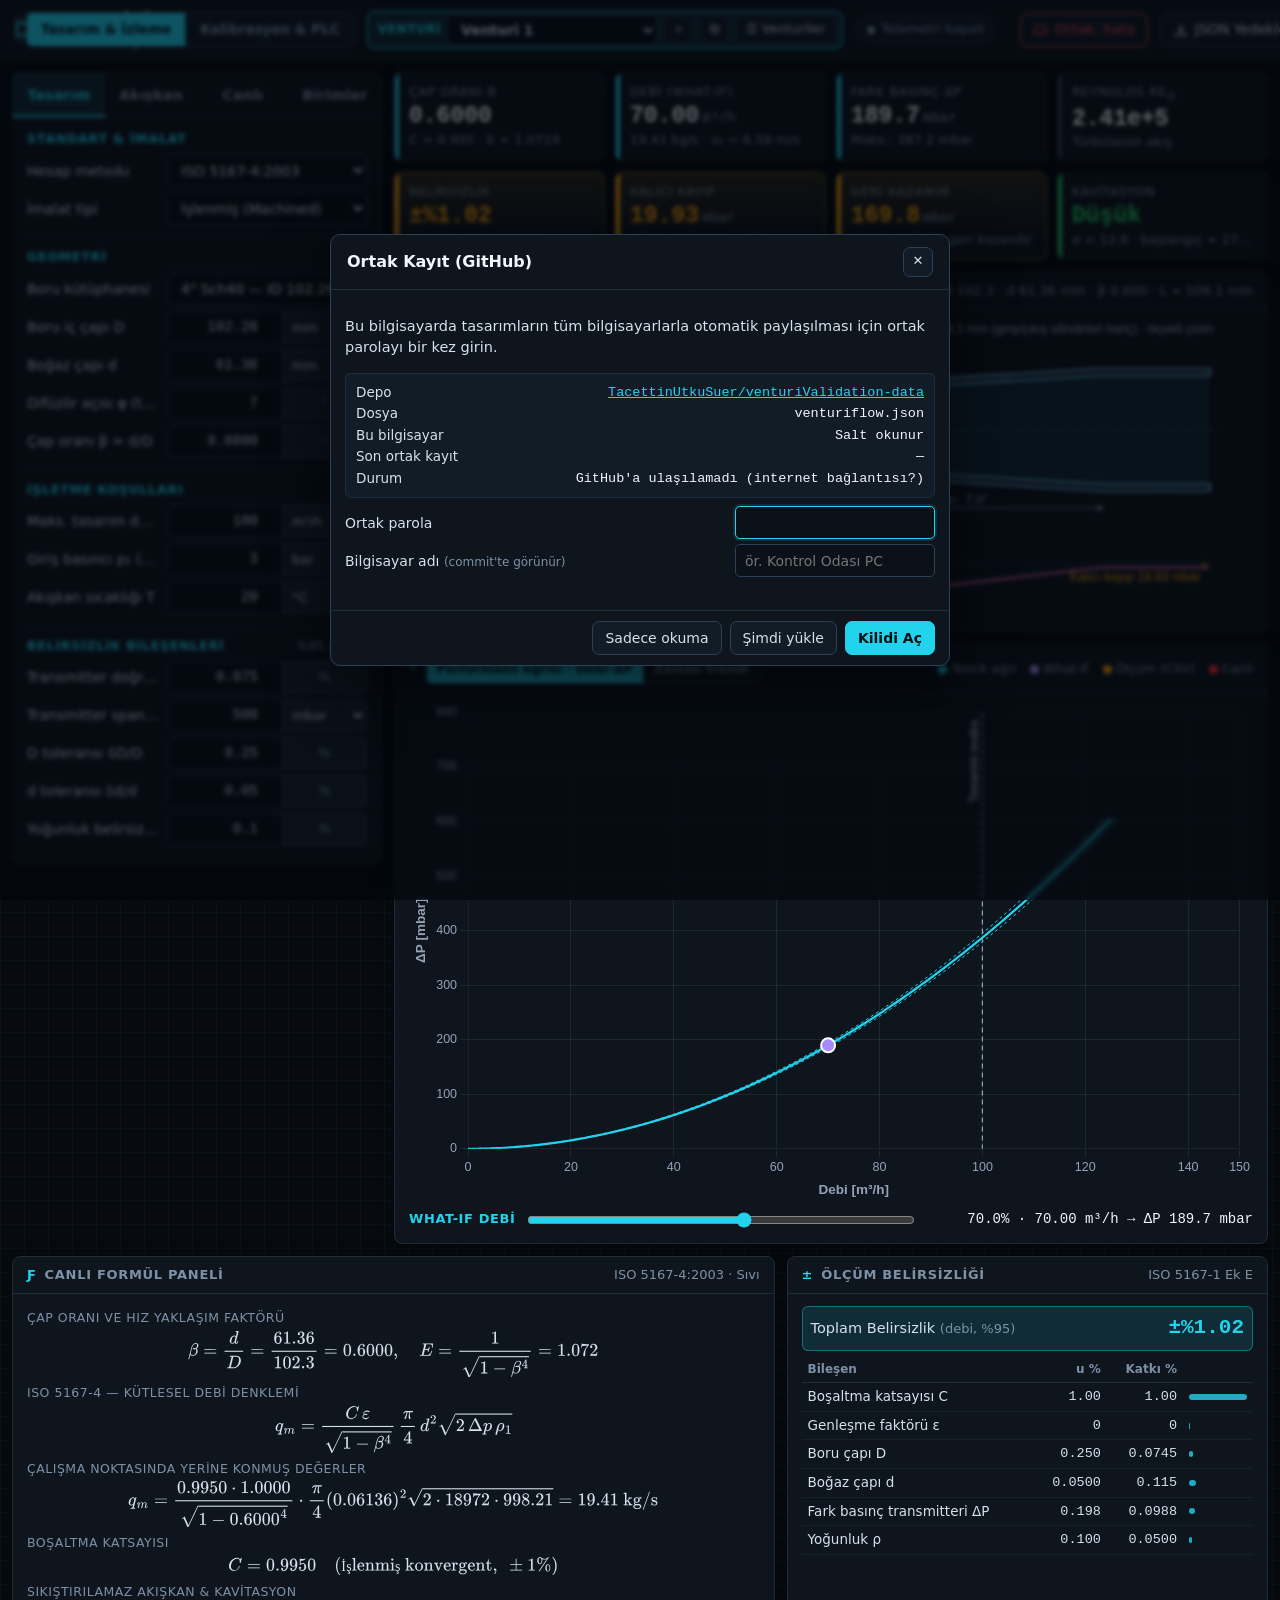
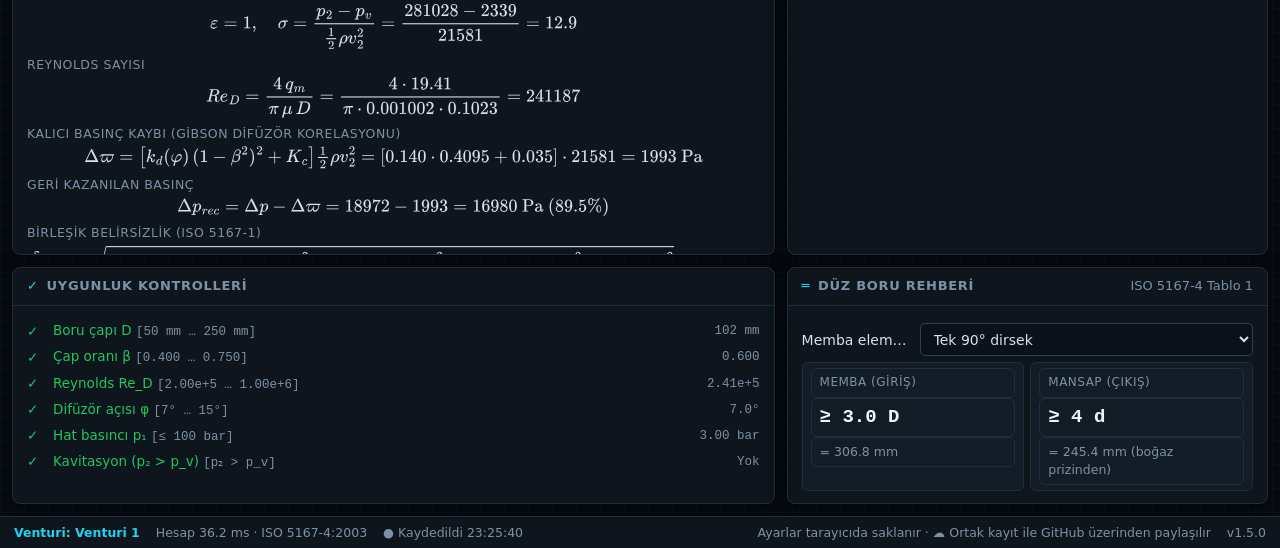
<file: index.html>
<!doctype html>
<html lang="tr" data-theme="dark">
<head>
  <meta charset="utf-8">
  <meta name="viewport" content="width=device-width, initial-scale=1">
  <title>VenturiFlow Master</title>
  <meta name="description" content="Venturi tasarım, ISO 5167-4 / ASME MFC-3M doğrulama ve InfluxDB canlı izleme aracı">
  <link rel="icon" href="data:image/svg+xml,%3Csvg xmlns='http://www.w3.org/2000/svg' viewBox='0 0 32 32'%3E%3Crect width='32' height='32' rx='6' fill='%230e151d'/%3E%3Cpath d='M3 9h7l5 5h2l5-5h7v14h-7l-5-5h-2l-5 5H3z' fill='none' stroke='%2322d3ee' stroke-width='2'/%3E%3C/svg%3E">

  <script>
    // Tema, ilk boyamadan önce uygulanır (yanıp sönmeyi önler)
    try {
      const s = JSON.parse(localStorage.getItem('venturiflow.state.v1') || '{}');
      document.documentElement.dataset.theme = s.theme === 'light' ? 'light' : 'dark';
    } catch (e) { /* localStorage kapalı olabilir */ }
    window.MathJax = {
      tex: { inlineMath: [['\\(', '\\)']] },
      svg: { fontCache: 'local' },
      startup: { typeset: false }
    };
  </script>
  <!-- Kütüphaneler depoda (lib/) — internet bağlantısı gerekmez -->
  <script src="lib/chartjs/chart.umd.js"></script>
  <script src="lib/html2pdf/html2pdf.bundle.min.js"></script>
  <script src="lib/marked/marked.min.js"></script>
  <script async id="MathJax-script" src="lib/mathjax/tex-svg.js"></script>

  <!-- Önbellek kırıcı: her sürümde ?v= değeri (ve altbilgideki sürüm) artırılır; tarayıcı yeni dosyaları indirir -->
  <link rel="stylesheet" href="css/app.css?v=1.5.0">
</head>
<body>
<div class="app">

  <!-- ===================== ÜST ÇUBUK ===================== -->
  <header class="topbar">
    <div class="brand">
      <svg width="30" height="30" viewBox="0 0 32 32" aria-hidden="true"><rect width="32" height="32" rx="6" fill="var(--panel-3)"/><path d="M3 9h7l5 5h2l5-5h7v14h-7l-5-5h-2l-5 5H3z" fill="none" stroke="var(--accent)" stroke-width="2"/></svg>
      <div>
        <h1>VenturiFlow Master</h1>
        <small>Tasarım · Doğrulama · Canlı İzleme</small>
      </div>
    </div>
    <div class="seg viewseg" id="viewSeg">
      <button data-view="main" class="on">Tasarım &amp; İzleme</button>
      <button data-view="calib">Kalibrasyon &amp; PLC</button>
    </div>
    <div class="vbar" title="Aktif venturi — her venturinin tasarımı, sensörleri, ölçümleri ve kalibrasyonu ayrı saklanır">
      <span class="vlbl">Venturi</span>
      <select id="selVenturi"></select>
      <button class="btn sm icon" id="btnVNew" title="Yeni venturi (varsayılan değerlerle)">＋</button>
      <button class="btn sm icon" id="btnVCopy" title="Bu venturiyi kopyala">⧉</button>
      <button class="btn sm" id="btnVManage" title="Tüm venturiler: aç, yeniden adlandır, not, kopyala, sil, dışa/içe aktar">☰ Venturiler</button>
    </div>
    <span class="pill"><span class="led" id="liveLed"></span><span id="liveText">Telemetri kapalı</span></span>
    <div class="err-banner" id="errBanner"></div>
    <div class="spacer"></div>
    <button class="btn sync" id="btnSync" data-state="off" title="Ortak kayıt (GitHub)">
      <svg viewBox="0 0 24 24" fill="none" stroke="currentColor" stroke-width="2"><path d="M7 18h10a4 4 0 00.6-7.95A6 6 0 006.2 9.1 4.5 4.5 0 007 18z"/></svg><span class="lbl">Ortak kapalı</span></button>
    <button class="btn" id="btnExport" title="Tüm ayarları JSON olarak indir">
      <svg viewBox="0 0 24 24" fill="none" stroke="currentColor" stroke-width="2"><path d="M12 3v12m0 0l-4-4m4 4l4-4M4 17v3h16v-3"/></svg>JSON Yedekle</button>
    <button class="btn" id="btnImport" title="JSON yedeğinden geri yükle">
      <svg viewBox="0 0 24 24" fill="none" stroke="currentColor" stroke-width="2"><path d="M12 15V3m0 0L8 7m4-4l4 4M4 17v3h16v-3"/></svg>JSON Yükle</button>
    <input type="file" id="fileJson" accept=".json,application/json" hidden>
    <button class="btn primary" id="btnPdf" title="A4 PDF raporu indir">
      <svg viewBox="0 0 24 24" fill="none" stroke="currentColor" stroke-width="2"><path d="M6 2h9l5 5v15H6z M14 2v6h6"/></svg>PDF Rapor</button>
    <button class="btn icon" id="btnTheme" title="Gece / Gündüz modu">
      <svg id="icoTheme" viewBox="0 0 24 24" fill="none" stroke="currentColor" stroke-width="2"><path d="M21 12.8A9 9 0 1111.2 3a7 7 0 009.8 9.8z"/></svg></button>
    <button class="btn icon" id="btnHelp" title="Yardım">?</button>
  </header>

  <!-- ===================== ANA ALAN ===================== -->
  <main class="main" id="viewMain">

    <!-- ---------- SOL PANEL ---------- -->
    <aside class="card left">
      <nav class="tabs" id="tabs">
        <button data-tab="design" class="on">Tasarım</button>
        <button data-tab="fluid">Akışkan</button>
        <button data-tab="live">Canlı</button>
        <button data-tab="units">Birimler</button>
      </nav>

      <!-- TASARIM -->
      <section class="tab on" id="tab-design">
        <div class="sec">Standart &amp; İmalat</div>
        <label class="row"><span>Hesap metodu</span>
          <select id="selMethod">
            <option value="iso">ISO 5167-4:2003</option>
            <option value="asme">ASME MFC-3M</option>
            <option value="bernoulli">Basit Bernoulli</option>
          </select></label>
        <label class="row" id="rowMfg"><span>İmalat tipi</span>
          <select id="selMfg">
            <option value="cast">Ham döküm (As-cast)</option>
            <option value="machined">İşlenmiş (Machined)</option>
            <option value="welded">Kaba kaynaklı sac</option>
          </select></label>
        <div id="fieldsBernoulli"></div>

        <div class="sec">Geometri</div>
        <label class="row"><span>Boru kütüphanesi</span><select id="selPipe"></select></label>
        <div id="fieldsGeom"></div>
        <label class="row"><span>Çap oranı β = d/D</span>
          <div class="inp"><input type="number" id="inpBeta" step="0.005" min="0.1" max="0.9"><span class="unit-static">–</span></div></label>

        <div class="sec">İşletme Koşulları</div>
        <div id="fieldsProc"></div>

        <div class="sec">Belirsizlik Bileşenleri <span class="r">%95 güven</span></div>
        <div id="fieldsUnc"></div>
      </section>

      <!-- AKIŞKAN -->
      <section class="tab" id="tab-fluid">
        <div class="sec">Akışkan Kütüphanesi</div>
        <label class="row"><span>Aktif akışkan</span><select id="selFluid"></select></label>
        <div class="btnrow">
          <button class="btn sm" id="btnFluidNew">+ Yeni</button>
          <button class="btn sm" id="btnFluidDup">Kopyala</button>
          <button class="btn sm danger" id="btnFluidDel">Sil</button>
        </div>
        <div class="sec">Akışkan Tanımı</div>
        <label class="row"><span>Ad</span><input type="text" id="fName"></label>
        <div class="row"><span>Akışkan tipi</span>
          <div class="seg" id="fType"><button data-v="liquid">Sıvı</button><button data-v="gas">Gaz</button></div></div>
        <div id="fluidFields"></div>
        <div id="fluidTableInfo" class="note"></div>
        <div class="sec">Çalışma Koşullarında <span class="r" id="fCond"></span></div>
        <div class="infobox" id="fResolved"></div>

        <div class="sec">Sıcaklığa Bağlı Özellikler
          <select id="fcProp" class="r" style="width:auto;height:28px;font-size:12.5px;text-transform:none;letter-spacing:0">
            <option value="rho">Yoğunluk ρ</option><option value="mu">Dinamik viskozite μ</option>
            <option value="nu">Kinematik viskozite ν</option><option value="pv">Buhar basıncı pᵥ</option>
          </select></div>
        <div class="fluid-chart"><canvas id="fluidChart"></canvas></div>
        <p class="note" id="fcNote"></p>

        <div class="sec">Akıllı CSV İçe Aktarma</div>
        <p class="note">Özellik tablosu (T–ρ–μ–p<sub>v</sub>) veya doğrulama için ölçüm verisi (Debi–ΔP) yükleyin. Sütun sırası ve birimler eşleştirme ekranında seçilir.</p>
        <div class="btnrow">
          <button class="btn primary sm" id="btnCsv">CSV Dosyası Seç…</button>
          <input type="file" id="fileCsv" accept=".csv,.txt,.tsv,text/csv" hidden>
        </div>
        <div class="infobox" id="measInfo"></div>
        <p class="note">Örnek dosyalar: <a href="samples/su_ozellikleri.csv" download>su_ozellikleri.csv</a> · <a href="samples/olcum_verisi.csv" download>olcum_verisi.csv</a></p>
      </section>

      <!-- CANLI -->
      <section class="tab" id="tab-live">
        <div class="sec">InfluxDB v1.x (InfluxQL) <span class="r">tüm venturiler için ortak</span></div>
        <label class="row"><span>URL</span><input type="url" id="ixUrl" placeholder="http://10.10.2.6:8086"></label>
        <label class="row"><span>Veritabanı (db)</span><input type="text" id="ixDb" placeholder="lc_100"></label>
        <label class="row"><span>Measurement</span><input type="text" id="ixMeas" placeholder="telemetry"></label>
        <label class="row"><span>Kullanıcı <span class="hint">(boşsa kullanılmaz)</span></span><input type="text" id="ixUser" autocomplete="off"></label>
        <label class="row"><span>Parola</span><input type="password" id="ixPass" autocomplete="new-password"></label>
        <label class="row"><span>Sensör adı nerede?</span>
          <select id="ixNameMode"><option value="field">Field adı (ör. P1)</option><option value="tag">Tag değeri</option></select></label>
        <div id="ixTagOpts">
          <label class="row"><span>Tag anahtarı</span><input type="text" id="ixTagKey" placeholder="name"></label>
          <label class="row"><span>Değer field'ı</span><input type="text" id="ixValueField" placeholder="value"></label>
        </div>
        <label class="row"><span>Yenileme periyodu</span><div class="inp"><input type="number" id="ixRateMs" min="250" step="50"><span class="unit-static">ms</span></div></label>
        <label class="row"><span>Sorgu penceresi <span class="hint">(eski veri koruması)</span></span><div class="inp"><input type="number" id="ixWindow" min="0" step="1"><span class="unit-static">dk</span></div></label>
        <div class="mixed-warn" id="mixedWarn">⚠ Sayfa HTTPS, InfluxDB HTTP: tarayıcı istekleri engelleyebilir. <a id="lnkGuide">İzin verme rehberi →</a></div>

        <div class="sec">ΔP Kaynağı <span class="r">bu venturiye özel</span></div>
        <div class="seg" id="dpModeSeg"><button data-v="direct">ΔP sensörü (doğrudan)</button><button data-v="diff">P1 − P2</button></div>
        <div class="row" style="margin-top:8px"><span>P1 / P2 basınç tipi</span>
          <div class="seg" id="pGaugeSeg"><button data-v="1">Gösterge (bar g)</button><button data-v="0">Mutlak</button></div></div>

        <div class="sec">Sensörler <span class="r">ad · birim · düzeltme a·x+b · ort.</span></div>
        <div id="ixSensors"></div>
        <label class="chkrow"><input type="checkbox" id="maNewOnly"> Ortalamaya yalnız yeni zaman damgalı veriyi ekle <span class="hint">(aynı değer tekrar sayılmaz)</span></label>

        <div class="sec">Sorgulama</div>
        <div class="btnrow">
          <button class="btn sm" id="btnPing">Bağlantı Testi</button>
          <button class="btn primary sm" id="btnLive">▶ Başlat</button>
          <button class="btn sm" id="btnDemo" title="InfluxDB olmadan sentetik veri">Demo Modu</button>
        </div>
        <div class="btnrow"><button class="btn sm" id="maReset">Ortalamaları sıfırla</button>
          <button class="btn sm primary" id="btnToCal" title="Anlık ortalama ΔP, Coriolis debi, T ve ρ değerlerini kalibrasyon tablosuna ekler">＋ Kalibrasyona ekle</button></div>
        <div class="live-vals" id="liveVals"></div>
        <div class="log" id="ixLog"></div>
      </section>

      <!-- BİRİMLER -->
      <section class="tab" id="tab-units">
        <div class="sec">Gösterim Birimleri</div>
        <div id="dispUnits"></div>
        <p class="note">Tüm hesaplamalar SI biriminde yapılır; burada seçilen birimler göstergeler, grafik ve rapor için kullanılır. Her girişin yanındaki birim kutusu, değeri otomatik dönüştürür.</p>
        <div class="sec">Hızlı Birim Dönüştürücü</div>
        <label class="row"><span>Büyüklük</span><select id="cvDim"></select></label>
        <label class="row"><span>Değer</span><div class="inp"><input type="number" id="cvVal" value="1" step="any"><select id="cvFrom"></select></div></label>
        <table class="conv-out" id="cvOut"></table>
        <p class="note" id="cvNote"></p>
      </section>
    </aside>

    <!-- ---------- ORTA ALAN ---------- -->
    <section class="center">
      <div class="kpis" id="kpis"></div>

      <div class="card">
        <div class="card-h"><span class="ico">◧</span>Ölçekli Venturi Kesiti <span class="tag" id="drawTag"></span></div>
        <div class="draw-wrap" id="drawing"></div>
      </div>

      <div class="card chart-card">
        <div class="card-h"><span class="ico">⌁</span>
          <div class="seg chart-tabs" id="chartTabs"><button data-ct="curve" class="on">Performans eğrisi · Debi–ΔP</button><button data-ct="trend">Zaman trendi</button></div>
          <span class="legend" id="chartLegend">
            <span><i style="background:var(--accent)"></i>Teorik eğri</span>
            <span><i style="background:#a78bfa"></i>What-If</span>
            <span><i style="background:var(--amber)"></i>Ölçüm (CSV)</span>
            <span><i style="background:#ff2d2d"></i>Canlı</span>
            <span id="lgCal" hidden><i style="background:#f472b6"></i>Kalibre eğri</span>
          </span>
        </div>
        <div class="card-b">
          <div class="chart-box" id="chartBox">
            <canvas id="chart"></canvas>
            <div class="live-dot" id="liveDot"><span class="lbl" id="liveDotLbl"></span></div>
          </div>
          <div class="trend-bar" id="trendBar" hidden>
            <label>Pencere
              <select id="trendMin"><option value="2">Son 2 dk</option><option value="5">Son 5 dk</option><option value="10">Son 10 dk</option>
                <option value="30">Son 30 dk</option><option value="60">Son 60 dk</option><option value="0">Tümü</option></select></label>
            <span class="note" id="trendInfo"></span>
            <span class="note">Canlı okumalar (ortalama) · göstergeye tıklayarak seri gizlenir/açılır</span>
            <button class="btn sm" id="trendClear">Temizle</button>
          </div>
          <div class="chart-box" id="trendBox" hidden>
            <canvas id="trendChart"></canvas>
            <div class="trend-empty" id="trendEmpty">Henüz canlı veri yok. Canlı sekmesinden <b>▶ Başlat</b> veya <b>Demo Modu</b> ile veri toplamaya başlayın.</div>
          </div>
          <div class="whatif" id="whatifRow">
            <label for="slWhatIf">What-If Debi</label>
            <input type="range" id="slWhatIf" min="0" max="125" step="0.5" value="70">
            <output id="outWhatIf">—</output>
          </div>
        </div>
      </div>
    </section>

    <!-- ---------- SAĞ PANEL ---------- -->
    <aside class="right">
      <div class="card formula-card">
        <div class="card-h"><span class="ico">ƒ</span>Canlı Formül Paneli <span class="tag" id="fxTag"></span></div>
        <div class="card-b" id="formulas"></div>
      </div>
      <div class="card">
        <div class="card-h"><span class="ico">±</span>Ölçüm Belirsizliği <span class="tag">ISO 5167-1 Ek E</span></div>
        <div class="card-b" id="uncertainty" style="flex:none"></div>
      </div>
      <div class="card">
        <div class="card-h"><span class="ico">✓</span>Uygunluk Kontrolleri</div>
        <div class="card-b" id="checks" style="flex:none"></div>
      </div>
      <div class="card">
        <div class="card-h"><span class="ico">═</span>Düz Boru Rehberi <span class="tag">ISO 5167-4 Tablo 1</span></div>
        <div class="card-b" style="flex:none">
          <label class="row" style="grid-template-columns: 110px 1fr"><span>Memba elemanı</span><select id="selFitting"></select></label>
          <div class="straight" id="straight"></div>
        </div>
      </div>
    </aside>
  </main>

  <!-- ===================== KALİBRASYON & PLC ===================== -->
  <main class="calib" id="viewCalib" hidden>
    <div class="calib-left">
      <div class="card">
        <div class="card-h"><span class="ico">⚙</span>Kalibrasyon Ayarları</div>
        <div class="card-b" id="calSettings"></div>
      </div>
      <div class="card">
        <div class="card-h"><span class="ico">▦</span>Test Verisi — Referans: Coriolis <span class="tag" id="calCount"></span></div>
        <div class="card-b">
          <p class="note">Her satır bir test noktasıdır: Coriolis'in okuduğu <b>referans debi</b>, aynı anda okunan <b>ΔP</b> ve <b>sıcaklık</b>. Yoğunluk boşsa akışkan tablosundan ρ(T) kullanılır. Enter ile alt satıra geçilir; ✓ kutusu kaldırılan nokta hesaba katılmaz.</p>
          <div class="btnrow">
            <button class="btn sm primary" id="calAdd">＋ Satır ekle</button>
            <button class="btn sm" id="calCsv">CSV içe aktar…</button>
            <button class="btn sm" id="calHist" title="InfluxDB'deki geçmiş veriden kararlı bölümleri bulup test noktası yapar">Geçmiş veriden…</button>
            <input type="file" id="calCsvFile" accept=".csv,.txt,.tsv,text/csv" hidden>
            <button class="btn sm" id="calSample" title="Sentetik örnek veri — denemek için">Örnek veri</button>
            <button class="btn sm danger" id="calClear">Tümünü sil</button>
          </div>
          <div class="cal-table-wrap"><table class="cal-table" id="calTable"></table></div>
          <p class="note">Canlı sekmesindeki <b>＋ Kalibrasyona ekle</b> düğmesi, InfluxDB'den gelen anlık ortalama değerleri doğrudan bu tabloya ekler.</p>
        </div>
      </div>
      <div class="card">
        <div class="card-h"><span class="ico">✓</span>Veri Kalitesi</div>
        <div class="card-b" id="calQuality"></div>
      </div>
    </div>

    <div class="calib-right">
      <div class="card">
        <div class="card-h"><span class="ico">ƒ</span>Model Karşılaştırması
          <label class="tag chkrow" style="margin:0"><input type="checkbox" id="calApply"> Canlı izleme ve grafikte kalibre modeli kullan</label></div>
        <div class="card-b">
          <div id="calRec"></div>
          <div id="calModels"></div>
        </div>
      </div>
      <div class="cal-charts">
        <div class="card"><div class="card-h"><span class="ico">⌁</span>Sapma — Teorik vs Kalibre</div><div class="card-b"><div class="cal-chart"><canvas id="calChartErr"></canvas></div></div></div>
        <div class="card"><div class="card-h"><span class="ico">⌁</span>Etkin C — Reynolds</div><div class="card-b"><div class="cal-chart"><canvas id="calChartC"></canvas></div></div></div>
      </div>
      <div class="card">
        <div class="card-h"><span class="ico">⌨</span>PLC Çıktısı
          <div class="seg tag" id="calCodeTabs" style="width:auto">
            <button data-ct="tc">Beckhoff TwinCAT 3</button><button data-ct="iec">Genel IEC 61131-3 ST</button><button data-ct="txt">Katsayılar</button>
          </div></div>
        <div class="card-b">
          <div class="plc-opts">
            <label>FB adı <input type="text" id="plcName"></label>
            <label>PLC'deki ΔP birimi <select id="plcDpUnit"></select></label>
            <label id="plcP1Wrap" hidden>PLC'deki P1 birimi (mutlak) <select id="plcP1Unit"></select></label>
            <label>Düşük debi kesme <span class="inp"><input type="number" id="plcLowCut" step="0.5" min="0" max="49"><span class="unit-static">% debi</span></span></label>
            <button class="btn sm" id="calDownload">Dosya olarak indir</button>
          </div>
          <div id="calCode"></div>
        </div>
      </div>
    </div>
  </main>

  <footer class="statusbar">
    <b id="stVenturi"></b>
    <span id="stCalc">Hazır</span>
    <span id="stSave"></span>
    <span class="sep"></span>
    <span>Ayarlar tarayıcıda saklanır · ☁ Ortak kayıt ile GitHub üzerinden paylaşılır</span>
    <span>v1.5.0</span>
  </footer>
</div>

<div class="toasts" id="toasts"></div>

<script src="js/units.js?v=1.5.0"></script>
<script src="js/physics.js?v=1.5.0"></script>
<script src="js/fluids.js?v=1.5.0"></script>
<script src="js/csv.js?v=1.5.0"></script>
<script src="js/influx.js?v=1.5.0"></script>
<script src="js/draw.js?v=1.5.0"></script>
<script src="js/chart.js?v=1.5.0"></script>
<script src="js/report.js?v=1.5.0"></script>
<script src="js/calib.js?v=1.5.0"></script>
<script src="js/ui.js?v=1.5.0"></script>
<script src="js/store.js?v=1.5.0"></script>
<script src="js/live.js?v=1.5.0"></script>
<script src="js/fluidui.js?v=1.5.0"></script>
<script src="js/calibui.js?v=1.5.0"></script>
<script src="js/history.js?v=1.5.0"></script>
<script src="js/venturis.js?v=1.5.0"></script>
<script src="js/trend.js?v=1.5.0"></script>
<script src="js/readme-data.js?v=1.5.0"></script>
<script src="js/help.js?v=1.5.0"></script>
<script src="js/sync-config.js?v=1.5.0"></script>
<script src="js/sync.js?v=1.5.0"></script>
<script src="js/app.js?v=1.5.0"></script>
</body>
</html>
</file>
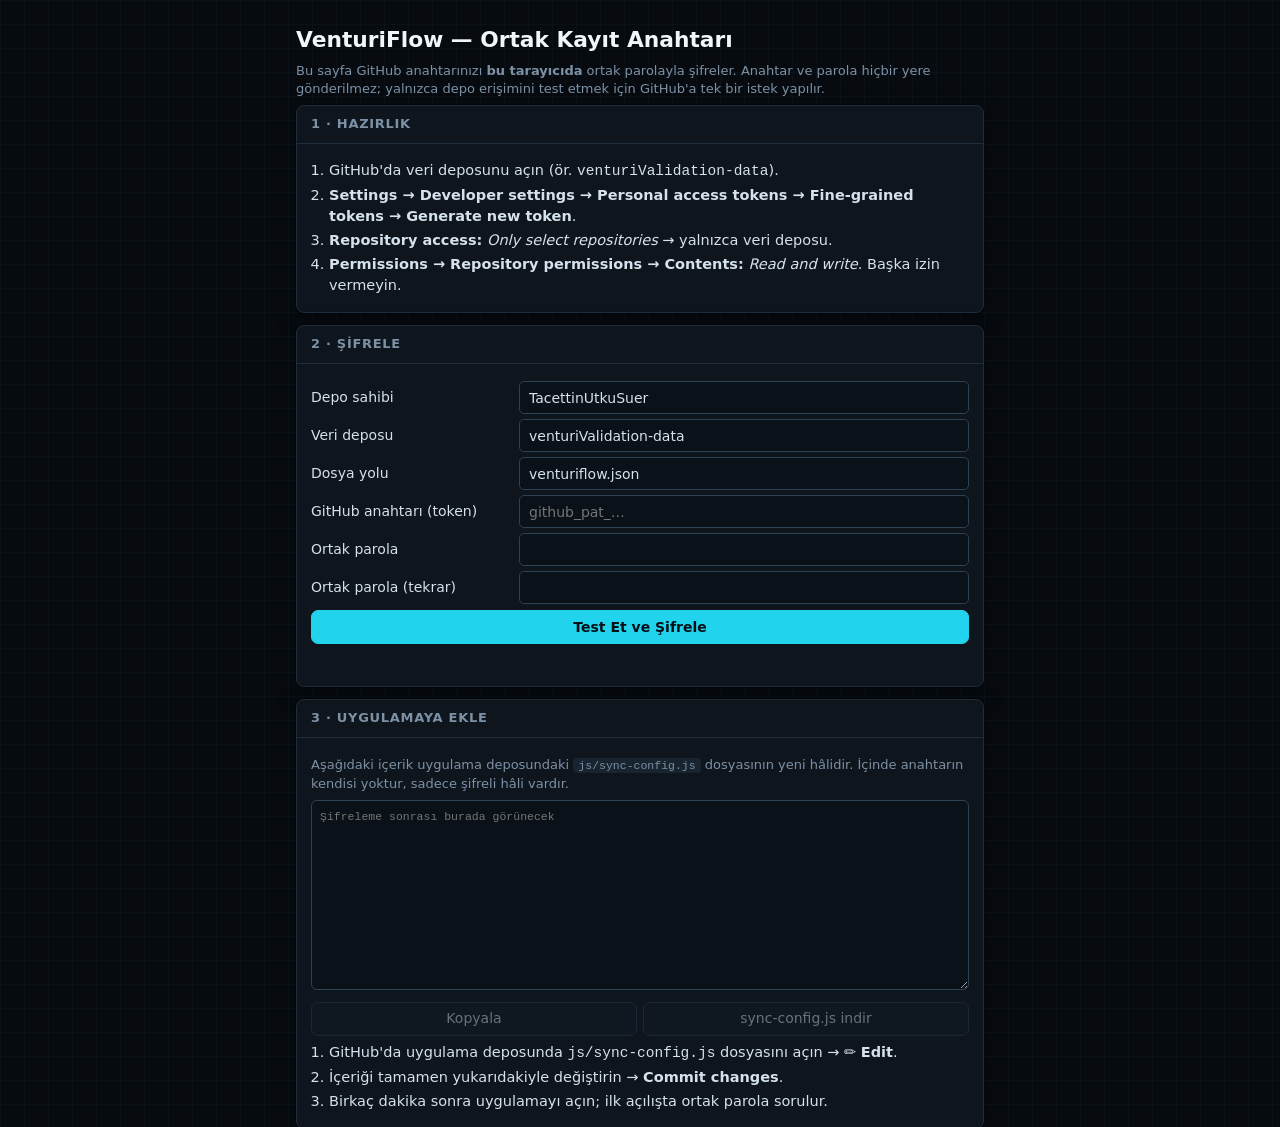
<file: tools/anahtar.html>
<!doctype html>
<html lang="tr" data-theme="dark">
<head>
  <meta charset="utf-8">
  <meta name="viewport" content="width=device-width, initial-scale=1">
  <title>Anahtar Şifreleme</title>
  <link rel="stylesheet" href="../css/app.css?v=1.5.0">
  <style>
    body { overflow: auto; }
    .wrap { max-width: 720px; margin: 24px auto; padding: 0 16px; }
    .card { padding: 0; margin-bottom: 12px; }
    .card-b { overflow: visible; }
    .row { grid-template-columns: 200px minmax(0, 1fr); }
    textarea { width: 100%; height: 190px; background: var(--input-bg); color: var(--text); border: 1px solid var(--border-hi); border-radius: 6px; padding: 8px; font: 11.5px/1.4 Consolas, monospace; }
    ol { margin: 4px 0 4px 18px; padding: 0; }
    li { margin: 3px 0; }
    .msg { min-height: 18px; font-weight: 600; margin: 6px 0; }
    .msg.ok { color: var(--ok); } .msg.err { color: var(--bad); }
    @media (max-width: 640px) { .row { grid-template-columns: minmax(0, 1fr); } }
  </style>
</head>
<body>
<div class="wrap">
  <h2 style="color:var(--text-strong);margin:0 0 4px">VenturiFlow — Ortak Kayıt Anahtarı</h2>
  <p class="note">Bu sayfa GitHub anahtarınızı <b>bu tarayıcıda</b> ortak parolayla şifreler. Anahtar ve parola hiçbir yere gönderilmez; yalnızca depo erişimini test etmek için GitHub'a tek bir istek yapılır.</p>

  <div class="card">
    <div class="card-h">1 · Hazırlık</div>
    <div class="card-b">
      <ol>
        <li>GitHub'da veri deposunu açın (ör. <code>venturiValidation-data</code>).</li>
        <li><b>Settings → Developer settings → Personal access tokens → Fine-grained tokens → Generate new token</b>.</li>
        <li><b>Repository access:</b> <i>Only select repositories</i> → yalnızca veri deposu.</li>
        <li><b>Permissions → Repository permissions → Contents:</b> <i>Read and write</i>. Başka izin vermeyin.</li>
      </ol>
    </div>
  </div>

  <div class="card">
    <div class="card-h">2 · Şifrele</div>
    <div class="card-b">
      <label class="row"><span>Depo sahibi</span><input type="text" id="owner"></label>
      <label class="row"><span>Veri deposu</span><input type="text" id="repo"></label>
      <label class="row"><span>Dosya yolu</span><input type="text" id="path"></label>
      <label class="row"><span>GitHub anahtarı (token)</span><input type="password" id="token" placeholder="github_pat_…" autocomplete="off"></label>
      <label class="row"><span>Ortak parola</span><input type="password" id="pass" autocomplete="new-password"></label>
      <label class="row"><span>Ortak parola (tekrar)</span><input type="password" id="pass2" autocomplete="new-password"></label>
      <div class="btnrow"><button class="btn primary" id="go">Test Et ve Şifrele</button></div>
      <div class="msg" id="msg"></div>
    </div>
  </div>

  <div class="card">
    <div class="card-h">3 · Uygulamaya ekle</div>
    <div class="card-b">
      <p class="note">Aşağıdaki içerik uygulama deposundaki <code>js/sync-config.js</code> dosyasının yeni hâlidir. İçinde anahtarın kendisi yoktur, sadece şifreli hâli vardır.</p>
      <textarea id="out" readonly placeholder="Şifreleme sonrası burada görünecek"></textarea>
      <div class="btnrow">
        <button class="btn" id="copy" disabled>Kopyala</button>
        <button class="btn" id="dl" disabled>sync-config.js indir</button>
      </div>
      <ol>
        <li>GitHub'da uygulama deposunda <code>js/sync-config.js</code> dosyasını açın → ✏️ <b>Edit</b>.</li>
        <li>İçeriği tamamen yukarıdakiyle değiştirin → <b>Commit changes</b>.</li>
        <li>Birkaç dakika sonra uygulamayı açın; ilk açılışta ortak parola sorulur.</li>
      </ol>
    </div>
  </div>
</div>

<script src="../js/csv.js?v=1.5.0"></script>
<script src="../js/sync-config.js?v=1.5.0"></script>
<script src="../js/sync.js?v=1.5.0"></script>
<script>
  (function () {
    const $ = id => document.getElementById(id);
    const c = window.VF_SYNC_CONFIG || {};
    $('owner').value = c.owner || '';
    $('repo').value = c.repo || '';
    $('path').value = c.path || 'venturiflow.json';
    const msg = (t, cls) => { $('msg').textContent = t; $('msg').className = 'msg ' + (cls || ''); };

    $('go').onclick = async () => {
      const owner = $('owner').value.trim(), repo = $('repo').value.trim(), path = $('path').value.trim();
      const token = $('token').value.trim(), pass = $('pass').value;
      if (!owner || !repo || !path || !token || !pass) return msg('Tüm alanları doldurun.', 'err');
      if (pass !== $('pass2').value) return msg('Parolalar eşleşmiyor.', 'err');
      msg('GitHub erişimi test ediliyor…');
      try {
        const res = await fetch(`https://api.github.com/repos/${encodeURIComponent(owner)}/${encodeURIComponent(repo)}`, {
          headers: { Accept: 'application/vnd.github+json', Authorization: 'Bearer ' + token }, cache: 'no-store'
        });
        if (res.status === 401) return msg('Anahtar geçersiz (401).', 'err');
        if (!res.ok) return msg(`Depoya erişilemedi (HTTP ${res.status}). Depo adını ve anahtarın depo erişimini kontrol edin.`, 'err');
        const j = await res.json();
        msg('Şifreleniyor…');
        const cipher = await VF.Sync.encrypt(token, pass);
        $('out').value = `/* VenturiFlow Master — Ortak kayıt (GitHub) yapılandırması
 *
 * owner / repo / path : Ortak verinin tutulacağı depo ve dosya.
 * cipher              : tools/anahtar.html ile üretilen ŞİFRELİ GitHub anahtarı.
 *                       null ise kimse yazamaz; depo public ise herkes sadece okur.
 */
window.VF_SYNC_CONFIG = {
  owner: ${JSON.stringify(owner)},
  repo: ${JSON.stringify(repo)},
  path: ${JSON.stringify(path)},
  cipher: ${JSON.stringify(cipher)}
};
`;
        $('copy').disabled = $('dl').disabled = false;
        $('token').value = '';
        msg(`Tamam: ${j.full_name} (${j.private ? 'private' : 'public'}) erişilebilir, anahtar şifrelendi.` + (j.private ? ' Not: Depo private olduğu için parolası olmayan bilgisayarlar ortak veriyi göremez.' : ''), 'ok');
      } catch (e) {
        msg('Hata: ' + e.message, 'err');
      }
    };
    $('copy').onclick = () => { navigator.clipboard.writeText($('out').value).then(() => msg('Panoya kopyalandı.', 'ok')); };
    $('dl').onclick = () => {
      const a = document.createElement('a');
      a.href = URL.createObjectURL(new Blob([$('out').value], { type: 'text/javascript' }));
      a.download = 'sync-config.js';
      a.click();
    };
  })();
</script>
</body>
</html>
</file>
<file: css/app.css>
/* VenturiFlow Master — SCADA / HMI teması */
:root,
:root[data-theme="dark"] {
  --bg: #070b10;
  --bg-grid: rgba(56, 189, 248, 0.035);
  --panel: #0e151d;
  --panel-2: #121c26;
  --panel-3: #18242f;
  --border: #1f2e3c;
  --border-hi: #2c4155;
  --text: #d5e1ec;
  --text-strong: #f1f6fb;
  --muted: #7d91a6;
  --accent: #22d3ee;
  --accent-soft: rgba(34, 211, 238, 0.12);
  --amber: #f59e0b;
  --amber-soft: rgba(245, 158, 11, 0.12);
  --ok: #22c55e;
  --ok-soft: rgba(34, 197, 94, 0.13);
  --warn: #f59e0b;
  --bad: #ef4444;
  --bad-soft: rgba(239, 68, 68, 0.14);
  --pink: #f472b6;
  --input-bg: #0a1118;
  --shadow: 0 0 0 1px rgba(0, 0, 0, 0.4), 0 6px 20px rgba(0, 0, 0, 0.35);
  --chart-grid: rgba(148, 163, 184, 0.12);
  --chart-text: #94a3b8;
  color-scheme: dark;
}

:root[data-theme="light"] {
  --bg: #e6ebf0;
  --bg-grid: rgba(15, 23, 42, 0.035);
  --panel: #ffffff;
  --panel-2: #f5f7fa;
  --panel-3: #eaeff4;
  --border: #cfd8e1;
  --border-hi: #aebdcb;
  --text: #1c2834;
  --text-strong: #0b141c;
  --muted: #5d6e7f;
  --accent: #0e7490;
  --accent-soft: rgba(14, 116, 144, 0.10);
  --amber: #b45309;
  --amber-soft: rgba(180, 83, 9, 0.10);
  --ok: #15803d;
  --ok-soft: rgba(21, 128, 61, 0.10);
  --warn: #b45309;
  --bad: #dc2626;
  --bad-soft: rgba(220, 38, 38, 0.09);
  --pink: #be185d;
  --input-bg: #ffffff;
  --shadow: 0 1px 2px rgba(15, 23, 42, 0.08), 0 4px 14px rgba(15, 23, 42, 0.06);
  --chart-grid: rgba(71, 85, 105, 0.14);
  --chart-text: #475569;
  color-scheme: light;
}

* { box-sizing: border-box; }
html, body { height: 100%; margin: 0; }
body {
  background: var(--bg);
  background-image: linear-gradient(var(--bg-grid) 1px, transparent 1px), linear-gradient(90deg, var(--bg-grid) 1px, transparent 1px);
  background-size: 24px 24px;
  color: var(--text);
  font: 14.5px/1.45 Inter, "Segoe UI", system-ui, -apple-system, Roboto, Arial, sans-serif;
  overflow-x: hidden;
  -webkit-font-smoothing: antialiased;
}
.mono, .num { font-family: "JetBrains Mono", "Cascadia Mono", Consolas, "SFMono-Regular", monospace; font-variant-numeric: tabular-nums; }
button, input, select { font: inherit; color: inherit; }
::-webkit-scrollbar { width: 8px; height: 8px; }
::-webkit-scrollbar-thumb { background: var(--border-hi); border-radius: 4px; }
::-webkit-scrollbar-track { background: transparent; }

/* ---------- Ana yerleşim (1080p, kaydırmasız) ---------- */
.app {
  min-height: 100vh;
  display: grid;
  grid-template-rows: 60px 1fr 32px;
  grid-template-columns: minmax(0, 1fr);
}
.topbar {
  position: sticky; top: 0; z-index: 20;
  display: flex; align-items: center; gap: 12px;
  padding: 0 14px;
  background: var(--panel);
  border-bottom: 1px solid var(--border);
}
.brand { display: flex; align-items: center; gap: 10px; min-width: 0; }
.brand svg { flex: none; }
.brand h1 { margin: 0; font-size: 18px; font-weight: 700; letter-spacing: .3px; color: var(--text-strong); white-space: nowrap; }
.brand small { color: var(--muted); font-size: 12.5px; white-space: nowrap; }
.topbar .spacer { flex: 1; }
.pill {
  display: inline-flex; align-items: center; gap: 6px;
  padding: 4px 11px; border: 1px solid var(--border); border-radius: 999px;
  background: var(--panel-2); color: var(--muted); font-size: 13px; white-space: nowrap;
}
.pill b { color: var(--text-strong); font-weight: 600; }
.led { width: 8px; height: 8px; border-radius: 50%; background: var(--muted); box-shadow: 0 0 0 2px rgba(0,0,0,.15); }
.led.on { background: var(--ok); box-shadow: 0 0 8px var(--ok); }
.led.err { background: var(--bad); box-shadow: 0 0 8px var(--bad); }
.led.demo { background: var(--amber); box-shadow: 0 0 8px var(--amber); }

.btn {
  display: inline-flex; align-items: center; justify-content: center; gap: 6px;
  height: 34px; padding: 0 12px;
  border: 1px solid var(--border-hi); border-radius: 7px;
  background: var(--panel-2); color: var(--text);
  cursor: pointer; white-space: nowrap; font-size: 14px;
  transition: background .15s, border-color .15s;
}
.btn:hover { border-color: var(--accent); background: var(--panel-3); }
.btn.primary { background: var(--accent); border-color: var(--accent); color: #031016; font-weight: 600; }
:root[data-theme="light"] .btn.primary { color: #fff; }
.btn.danger:hover { border-color: var(--bad); color: var(--bad); }
.btn.sm { height: 30px; padding: 0 10px; font-size: 13px; }
.btn.icon { width: 36px; padding: 0; }
.btn.sm.icon { width: 30px; }
.btn:disabled { opacity: .45; cursor: not-allowed; }
.btn.sync[data-state="ok"] { color: var(--ok); border-color: color-mix(in srgb, var(--ok) 50%, var(--border-hi)); }
.btn.sync[data-state="pending"], .btn.sync[data-state="saving"] { color: var(--accent); border-color: var(--accent); }
.btn.sync[data-state="saving"] svg { animation: blink .8s steps(2) infinite; }
.btn.sync[data-state="ro"] { color: var(--muted); }
.btn.sync[data-state="err"], .btn.sync[data-state="conflict"] { color: var(--bad); border-color: var(--bad); }
.btn.sync[data-state="off"] { color: var(--muted); }
.btn svg { width: 16px; height: 16px; }

.main {
  display: grid;
  grid-template-columns: 410px minmax(0, 1fr) 480px;
  align-items: start;
  gap: 12px;
  padding: 12px;
}
.main[hidden], .calib[hidden] { display: none; }
.statusbar {
  display: flex; align-items: center; gap: 16px;
  padding: 0 14px;
  background: var(--panel); border-top: 1px solid var(--border);
  color: var(--muted); font-size: 12.5px;
}
.statusbar .sep { flex: 1; }

/* ---------- Kartlar ---------- */
.card {
  background: var(--panel);
  border: 1px solid var(--border);
  border-radius: 8px;
  box-shadow: var(--shadow);
  min-height: 0;
  display: flex; flex-direction: column;
}
.card-h {
  display: flex; align-items: center; gap: 8px;
  padding: 9px 14px;
  border-bottom: 1px solid var(--border);
  font-size: 13px; font-weight: 700; letter-spacing: .7px; text-transform: uppercase;
  color: var(--muted);
}
.card-h .tag { margin-left: auto; text-transform: none; letter-spacing: 0; font-weight: 500; }
.card-h .ico { color: var(--accent); }
.card-b { padding: 12px 14px; min-height: 0; flex: 1; overflow: auto; }

/* ---------- Sol panel / sekmeler ---------- */
.left { display: flex; flex-direction: column; position: sticky; top: 72px; max-height: calc(100vh - 84px); }
.tabs { display: grid; grid-template-columns: repeat(4, 1fr); border-bottom: 1px solid var(--border); }
.tabs button {
  border: 0; background: transparent; padding: 12px 0 10px; cursor: pointer;
  color: var(--muted); font-size: 14px; font-weight: 600; letter-spacing: .3px;
  border-bottom: 2px solid transparent;
}
.tabs button.on { color: var(--accent); border-bottom-color: var(--accent); background: var(--accent-soft); }
.tab { display: none; padding: 12px 14px; overflow: auto; min-height: 0; flex: 1; }
.tab.on { display: block; }

.sec { margin: 12px 0 6px; padding-top: 10px; border-top: 1px dashed var(--border); font-size: 12.5px; font-weight: 700; color: var(--accent); letter-spacing: .8px; text-transform: uppercase; display: flex; align-items: center; gap: 6px; }
.sec:first-child { border-top: 0; margin-top: 0; padding-top: 0; }
.sec .r { margin-left: auto; text-transform: none; letter-spacing: 0; font-weight: 500; color: var(--muted); }

.row { display: grid; grid-template-columns: minmax(0, 1fr) 200px; align-items: center; gap: 8px; margin: 5px 0; }
.row > span:first-child { color: var(--text); font-size: 14px; overflow: hidden; text-overflow: ellipsis; white-space: nowrap; }
.row .hint, .hint { color: var(--muted); font-size: 12px; }
.chkrow { display: flex; align-items: center; gap: 8px; margin: 6px 0; font-size: 13.5px; cursor: pointer; }
.inp { display: flex; min-width: 0; }
input[type=number], input[type=text], input[type=password], input[type=url], input[type=search], select {
  height: 33px; min-width: 0; width: 100%;
  padding: 0 9px; font-size: 14px;
  background: var(--input-bg); border: 1px solid var(--border-hi); border-radius: 5px;
  outline: none;
}
input:focus, select:focus { border-color: var(--accent); box-shadow: 0 0 0 2px var(--accent-soft); }
input[type=number] { font-family: "JetBrains Mono", Consolas, monospace; text-align: right; }
input:disabled, select:disabled { opacity: .55; }
input.invalid { border-color: var(--bad); box-shadow: 0 0 0 2px var(--bad-soft); }
.inp input { border-top-right-radius: 0; border-bottom-right-radius: 0; flex: 1; }
.inp select { width: 84px; flex: none; border-left: 0; border-top-left-radius: 0; border-bottom-left-radius: 0; background: var(--panel-3); padding: 0 5px; font-size: 13px; }
.inp .unit-static { width: 84px; flex: none; display: flex; align-items: center; justify-content: center; border: 1px solid var(--border-hi); border-left: 0; border-radius: 0 5px 5px 0; background: var(--panel-3); color: var(--muted); font-size: 13px; }
.req { color: var(--bad); font-weight: 700; }

.seg { display: inline-flex; border: 1px solid var(--border-hi); border-radius: 6px; overflow: hidden; width: 100%; }
.seg button { flex: 1; border: 0; background: var(--panel-2); padding: 6px 10px; cursor: pointer; color: var(--muted); font-size: 13.5px; white-space: nowrap; }
.seg button + button { border-left: 1px solid var(--border-hi); }
.seg button.on { background: var(--accent); color: #031016; font-weight: 600; }
:root[data-theme="light"] .seg button.on { color: #fff; }

.btnrow { display: flex; gap: 6px; flex-wrap: wrap; margin: 6px 0; }
.btnrow .btn { flex: 1; }

.infobox {
  border: 1px solid var(--border); background: var(--panel-2); border-radius: 6px;
  padding: 8px 10px; margin: 8px 0; font-size: 13.5px;
}
.infobox table { width: 100%; border-collapse: collapse; }
.infobox td { padding: 1px 0; }
.infobox td:last-child { text-align: right; font-family: "JetBrains Mono", Consolas, monospace; color: var(--text-strong); }
.infobox .src { color: var(--muted); font-size: 11.5px; }
.note { color: var(--muted); font-size: 13px; margin: 6px 0; }
.note.warn { color: var(--warn); }
.note.bad { color: var(--bad); }
a { color: var(--accent); }

/* ---------- Orta alan ---------- */
.center {
  min-width: 0;
  display: grid;
  grid-template-columns: minmax(0, 1fr);
  grid-template-rows: auto 360px 600px;
  gap: 12px;
}
.kpis { display: grid; grid-template-columns: repeat(4, minmax(0, 1fr)); gap: 10px; }
.kpi {
  position: relative;
  background: var(--panel); border: 1px solid var(--border); border-radius: 8px;
  padding: 10px 14px 9px; box-shadow: var(--shadow); min-width: 0; overflow: hidden;
}
.kpi::before { content: ""; position: absolute; left: 0; top: 0; bottom: 0; width: 4px; background: var(--border-hi); }
.kpi .k { font-size: 12.5px; letter-spacing: .6px; text-transform: uppercase; color: var(--muted); white-space: nowrap; overflow: hidden; text-overflow: ellipsis; }
.kpi .v { font-family: "JetBrains Mono", Consolas, monospace; font-size: 27px; font-weight: 700; color: var(--text-strong); line-height: 1.2; margin-top: 2px; white-space: nowrap; overflow: hidden; text-overflow: ellipsis; }
.kpi .v small { font-size: 14px; font-weight: 500; color: var(--muted); margin-left: 3px; }
.kpi .s { font-size: 13px; color: var(--muted); white-space: nowrap; overflow: hidden; text-overflow: ellipsis; }
.kpi.accent::before { background: var(--accent); }
.kpi.hl { background: linear-gradient(180deg, var(--amber-soft), transparent 80%), var(--panel); border-color: color-mix(in srgb, var(--amber) 45%, var(--border)); }
.kpi.hl::before { background: var(--amber); }
.kpi.hl .v { color: var(--amber); }
.kpi.ok::before { background: var(--ok); }
.kpi.ok .v { color: var(--ok); }
.kpi.warn::before { background: var(--warn); }
.kpi.warn .v { color: var(--warn); }
.kpi.bad { background: linear-gradient(180deg, var(--bad-soft), transparent), var(--panel); }
.kpi.bad::before { background: var(--bad); }
.kpi.bad .v { color: var(--bad); animation: blink 1s steps(2) infinite; }
@keyframes blink { 50% { opacity: .45; } }

.draw-wrap { flex: 1; min-height: 0; padding: 6px 10px 8px; }
.draw-wrap svg { display: block; }

.chart-card .card-b { display: flex; flex-direction: column; overflow: hidden; padding: 8px 14px 12px; }
.chart-box { position: relative; flex: 1; min-height: 0; }
.chart-box canvas { position: absolute; inset: 0; }
.live-dot {
  position: absolute; width: 14px; height: 14px; margin: -7px 0 0 -7px; border-radius: 50%;
  background: #ff2d2d; box-shadow: 0 0 10px 3px rgba(255, 45, 45, .85);
  pointer-events: none; display: none; z-index: 3;
}
.live-dot::after {
  content: ""; position: absolute; inset: -2px; border-radius: 50%; border: 2px solid #ff2d2d;
  animation: ping 1.4s cubic-bezier(0, 0, .2, 1) infinite;
}
@keyframes ping { 0% { transform: scale(1); opacity: .9; } 100% { transform: scale(3.2); opacity: 0; } }
.live-dot .lbl {
  position: absolute; left: 16px; top: -22px; white-space: nowrap;
  background: rgba(127, 29, 29, .92); color: #fff; font: 600 12.5px/1.2 "JetBrains Mono", Consolas, monospace;
  padding: 2px 6px; border-radius: 4px;
}
.whatif { display: grid; grid-template-columns: auto 1fr auto; align-items: center; gap: 10px; margin-top: 6px; }
.whatif label { font-size: 13px; font-weight: 700; letter-spacing: .6px; text-transform: uppercase; color: var(--accent); white-space: nowrap; }
.whatif output { font-family: "JetBrains Mono", Consolas, monospace; font-size: 14px; min-width: 330px; text-align: right; color: var(--text-strong); }
input[type=range] { width: 100%; accent-color: var(--accent); height: 18px; }
.legend { display: flex; gap: 14px; font-size: 12.5px; color: var(--muted); text-transform: none; letter-spacing: 0; font-weight: 500; margin-left: auto; }
.legend i { display: inline-block; width: 9px; height: 9px; border-radius: 50%; margin-right: 4px; vertical-align: -1px; }

/* ---------- Sağ panel ---------- */
.right { display: flex; flex-direction: column; gap: 12px; min-width: 0; }
.formula-card .card-b { font-size: 14px; max-height: 560px; }
.fx { margin: 3px 0 7px; }
.fx .t { font-size: 12.5px; color: var(--muted); text-transform: uppercase; letter-spacing: .5px; }
.fx mjx-container { margin: 3px 0 !important; font-size: 100% !important; }
.fx mjx-container[display="true"] { overflow-x: auto; overflow-y: hidden; }
.fx .raw { font-family: Consolas, monospace; font-size: 10.5px; white-space: pre-wrap; color: var(--muted); }

.unc-total {
  display: flex; align-items: baseline; justify-content: space-between; gap: 8px;
  padding: 6px 8px; margin-bottom: 6px; border-radius: 6px;
  background: var(--accent-soft); border: 1px solid color-mix(in srgb, var(--accent) 40%, transparent);
}
.unc-total b { font-family: "JetBrains Mono", Consolas, monospace; font-size: 21px; color: var(--accent); }
table.grid { width: 100%; border-collapse: collapse; font-size: 13.5px; }
table.grid th { text-align: left; font-weight: 600; color: var(--muted); font-size: 12px; padding: 4px 6px; border-bottom: 1px solid var(--border); }
table.grid td { padding: 4px 6px; border-bottom: 1px solid color-mix(in srgb, var(--border) 50%, transparent); }
table.grid td.n { text-align: right; font-family: "JetBrains Mono", Consolas, monospace; }
.bar { height: 6px; border-radius: 3px; background: var(--accent); opacity: .8; min-width: 1px; }
.chk { display: grid; grid-template-columns: 18px 1fr auto; gap: 8px; align-items: center; padding: 3px 0; font-size: 13.5px; }
.chk .m { font-weight: 800; }
.chk.ok .m { color: var(--ok); }
.chk.no .m { color: var(--bad); }
.chk .v { font-family: "JetBrains Mono", Consolas, monospace; color: var(--muted); font-size: 12.5px; }
.straight { display: grid; grid-template-columns: 1fr 1fr; gap: 6px; margin-top: 6px; }
.straight div { background: var(--panel-2); border: 1px solid var(--border); border-radius: 6px; padding: 5px 8px; }
.straight .k { font-size: 12px; color: var(--muted); text-transform: uppercase; letter-spacing: .5px; }
.straight .v { font-family: "JetBrains Mono", Consolas, monospace; font-size: 19px; font-weight: 700; color: var(--text-strong); }
.straight .s { font-size: 12.5px; color: var(--muted); }
.pipe-sketch { margin-top: 6px; }

/* ---------- Canlı panel değerleri ---------- */
.live-vals { display: grid; grid-template-columns: 1fr 1fr; gap: 6px; margin: 6px 0; }
.live-vals div { background: var(--panel-2); border: 1px solid var(--border); border-radius: 6px; padding: 5px 7px; }
.live-vals .k { font-size: 11.5px; color: var(--muted); text-transform: uppercase; }
.live-vals .raw { font-size: 11.5px; color: var(--muted); font-family: "JetBrains Mono", Consolas, monospace; }
.live-vals .v.okv { color: var(--ok); }
.live-vals .v.badv { color: var(--bad); }
.live-vals .v { font-family: "JetBrains Mono", Consolas, monospace; font-size: 17px; font-weight: 700; color: var(--text-strong); }
.live-vals .v.red { color: #ff4d4d; }
.log { font-family: "JetBrains Mono", Consolas, monospace; font-size: 12px; background: var(--input-bg); border: 1px solid var(--border); border-radius: 6px; padding: 4px 6px; height: 92px; overflow: auto; color: var(--muted); }
.log .e { color: var(--bad); }
.log .o { color: var(--ok); }
.mixed-warn { display: none; border: 1px solid var(--warn); background: var(--amber-soft); color: var(--warn); border-radius: 6px; padding: 7px 10px; font-size: 13px; margin: 6px 0; }
.mixed-warn.show { display: block; }
.mixed-warn a { color: inherit; font-weight: 700; cursor: pointer; }

/* ---------- Birim dönüştürücü ---------- */
.conv-out { width: 100%; border-collapse: collapse; margin-top: 4px; }
.conv-out td { padding: 3px 6px; border-bottom: 1px solid var(--border); }
.conv-out td:last-child { text-align: right; font-family: "JetBrains Mono", Consolas, monospace; color: var(--text-strong); }

/* ---------- Modal & toast ---------- */
.modal-bg { position: fixed; inset: 0; background: rgba(2, 6, 12, .62); backdrop-filter: blur(2px); display: flex; align-items: center; justify-content: center; z-index: 50; }
.modal { width: 620px; max-width: calc(100vw - 32px); max-height: calc(100vh - 60px); display: flex; flex-direction: column; background: var(--panel); border: 1px solid var(--border-hi); border-radius: 10px; box-shadow: 0 20px 60px rgba(0,0,0,.5); }
.modal.wide { width: 940px; }
.modal.wide:has(table.vm) { width: 1280px; }
.modal-h { padding: 12px 16px; border-bottom: 1px solid var(--border); font-weight: 700; font-size: 16px; color: var(--text-strong); display: flex; align-items: center; gap: 8px; }
.modal-h .x { margin-left: auto; }
.modal-b { padding: 12px 14px; overflow: auto; min-height: 0; }
.modal-f { padding: 10px 14px; border-top: 1px solid var(--border); display: flex; justify-content: flex-end; gap: 8px; }
.modal h4 { margin: 10px 0 4px; color: var(--accent); font-size: 12.5px; }
.modal ol, .modal ul { margin: 4px 0; padding-left: 20px; }
.modal li { margin: 3px 0; }
.modal code, .note code { background: var(--panel-3); padding: 1px 5px; border-radius: 4px; font-size: 11.5px; }
.guide-alert { display: flex; gap: 10px; align-items: flex-start; padding: 8px 10px; border-radius: 8px; background: var(--amber-soft); border: 1px solid var(--warn); margin-bottom: 8px; }
.guide-alert svg { flex: none; color: var(--warn); }

.csv-meta { display: flex; gap: 14px; flex-wrap: wrap; font-size: 11.5px; color: var(--muted); margin-bottom: 8px; }
.csv-meta b { color: var(--text); }
.csv-mode { margin-bottom: 8px; }
.csv-preview { overflow: auto; max-height: 170px; border: 1px solid var(--border); border-radius: 6px; margin-bottom: 8px; }
.csv-preview table { border-collapse: collapse; font-size: 11px; width: 100%; }
.csv-preview th, .csv-preview td { padding: 3px 8px; border-bottom: 1px solid var(--border); white-space: nowrap; text-align: left; }
.csv-preview th { background: var(--panel-3); position: sticky; top: 0; }
.csv-targets { width: 100%; border-collapse: collapse; margin-bottom: 8px; }
.csv-targets th { text-align: left; font-size: 10.5px; color: var(--muted); padding: 3px 4px; }
.csv-targets td { padding: 3px 4px; }
.csv-err { color: var(--bad); min-height: 16px; font-weight: 600; }
.csv-map .row { grid-template-columns: 140px 1fr; }

.toasts { position: fixed; right: 16px; bottom: 34px; display: flex; flex-direction: column; gap: 6px; z-index: 60; }
.toast { background: var(--panel-3); border: 1px solid var(--border-hi); border-left: 3px solid var(--accent); padding: 10px 14px; border-radius: 6px; box-shadow: var(--shadow); font-size: 14px; max-width: 380px; animation: tin .2s ease-out; }
.toast.ok { border-left-color: var(--ok); }
.toast.err { border-left-color: var(--bad); }
.toast.warn { border-left-color: var(--warn); }
@keyframes tin { from { transform: translateY(8px); opacity: 0; } }

.err-banner { display: none; background: var(--bad-soft); border: 1px solid var(--bad); color: var(--bad); border-radius: 6px; padding: 5px 10px; font-weight: 600; font-size: 13px; }
.err-banner.show { display: block; }

/* ---------- Sensörler (Canlı sekmesi) ---------- */
.sensor { border: 1px solid var(--border); border-radius: 7px; padding: 7px 9px; margin: 6px 0; background: var(--panel-2); }
.sensor.off .sg { opacity: .45; }
.sensor .sh { display: flex; align-items: center; gap: 8px; font-weight: 600; font-size: 13.5px; margin-bottom: 6px; cursor: pointer; }
.sensor .sg { display: grid; grid-template-columns: minmax(0, 1fr) 110px; gap: 6px; }
.viewseg { width: auto; flex: none; }
.viewseg button { padding: 7px 14px; font-weight: 600; }

.sensor .sg3 { display: grid; grid-template-columns: 1fr 1fr 1.1fr; gap: 6px; margin-top: 6px; }
.sensor .fl { display: flex; flex-direction: column; gap: 2px; min-width: 0; }
.sensor .fl > span:first-child { font-size: 11.5px; color: var(--muted); }
.sensor .ma { display: flex; gap: 4px; }
.sensor .ma select { flex: 1; min-width: 0; padding: 0 4px; }
.sensor .ma input { width: 54px; flex: none; }
.sensor .sv { font: 12px/1.4 "JetBrains Mono", Consolas, monospace; color: var(--muted); margin-top: 5px; min-height: 0; }
.sensor .sv b { color: var(--text-strong); }
.sensor .sv .badv, .badv { color: var(--bad); font-weight: 700; }
.fluid-chart { position: relative; height: 230px; margin: 6px 0; }
.vbar { display: flex; align-items: center; gap: 6px; padding: 3px 6px 3px 10px; border: 1px solid var(--accent); border-radius: 8px; background: var(--accent-soft); }
.vbar .vlbl { font-size: 12px; font-weight: 700; color: var(--accent); text-transform: uppercase; letter-spacing: .6px; }
.vbar select { width: 210px; height: 30px; font-weight: 600; }
.vm-wrap { overflow: auto; max-height: 60vh; }
table.vm td { vertical-align: middle; }
table.vm td input { height: 30px; }
table.vm td.s { font-size: 12px; color: var(--muted); white-space: nowrap; }
table.vm td.acts { white-space: nowrap; }
table.vm td.acts .btn { margin-left: 3px; }
table.vm tr.act td { background: var(--accent-soft); }
#stVenturi { color: var(--accent); }

.chart-tabs { width: auto; flex: none; }
.chart-card .card-h { flex-wrap: wrap; row-gap: 6px; }
.legend { flex-wrap: wrap; }
@media (max-width: 640px) { .chart-tabs { width: 100%; } .chart-tabs button { white-space: normal; } }
.chart-tabs button { text-transform: none; letter-spacing: 0; font-size: 13px; font-weight: 600; padding: 5px 12px; }
.trend-bar { display: flex; align-items: center; gap: 14px; margin-bottom: 6px; flex-wrap: wrap; }
.trend-bar label { display: flex; align-items: center; gap: 6px; font-size: 13px; color: var(--muted); }
.trend-bar select { width: auto; }
.trend-bar .btn { margin-left: auto; }
.trend-empty { position: absolute; inset: 0; display: flex; align-items: center; justify-content: center; text-align: center; color: var(--muted); padding: 20px; pointer-events: none; }
.trend-empty[hidden] { display: none; }
.chart-box[hidden], .whatif[hidden], .legend[hidden], .trend-bar[hidden] { display: none; }
.sensor .sh .zero { margin-left: auto; height: 26px; font-size: 12px; }

/* ---------- Geçmiş veriden kalibrasyon ---------- */
.hist-opts { display: grid; grid-template-columns: repeat(4, minmax(0, 1fr)); gap: 10px; align-items: end; margin: 8px 0; }
.hist-opts label { display: flex; flex-direction: column; gap: 4px; font-size: 12.5px; color: var(--muted); }
.hist-opts input[type=datetime-local] { height: 33px; background: var(--input-bg); border: 1px solid var(--border-hi); border-radius: 5px; padding: 0 8px; color: var(--text); }
.hist-chart { position: relative; height: 220px; margin: 8px 0; }
.hist-chart[hidden] { display: none; }
.hist .btnrow { align-items: center; }
.hist .btnrow .btn { flex: none; }
@media (max-width: 900px) { .hist-opts { grid-template-columns: 1fr 1fr; } }

/* ---------- Yardım (README) ---------- */
.modal.wide:has(.help) { width: min(1400px, 96vw); height: 90vh; max-height: 90vh; }
.modal:has(.help) .modal-b { padding: 0; overflow: hidden; flex: 1; }
.help { display: grid; grid-template-columns: 290px minmax(0, 1fr); height: 100%; }
.help-toc { border-right: 1px solid var(--border); padding: 10px; overflow: auto; background: var(--panel-2); }
.help-q { margin-bottom: 8px; }
.help-list a { display: block; padding: 4px 8px; border-radius: 5px; color: var(--text); text-decoration: none; font-size: 13.5px; }
.help-list a.lvl-h3 { padding-left: 20px; font-size: 12.5px; color: var(--muted); }
.help-list a:hover { background: var(--panel-3); }
.help-list a.on { background: var(--accent-soft); color: var(--accent); }
.help-doc { overflow: auto; padding: 14px 28px 40px; font-size: 14.5px; line-height: 1.6; }
.help-doc h1 { font-size: 24px; margin: 6px 0 10px; color: var(--text-strong); }
.help-doc h2 { font-size: 20px; margin: 28px 0 10px; padding-bottom: 6px; border-bottom: 2px solid var(--accent); color: var(--text-strong); }
.help-doc h3 { font-size: 16px; margin: 20px 0 8px; color: var(--accent); }
.help-doc table { border-collapse: collapse; margin: 10px 0; font-size: 13.5px; display: block; overflow-x: auto; }
.help-doc th, .help-doc td { border: 1px solid var(--border-hi); padding: 5px 9px; text-align: left; vertical-align: top; }
.help-doc th { background: var(--panel-3); }
.help-doc code { background: var(--panel-3); padding: 1px 5px; border-radius: 4px; font-size: 13px; }
.help-doc pre { background: var(--input-bg); border: 1px solid var(--border); border-radius: 7px; padding: 10px 12px; overflow: auto; }
.help-doc pre code { background: none; padding: 0; }
.help-doc blockquote { margin: 10px 0; padding: 8px 14px; border-left: 3px solid var(--amber); background: var(--amber-soft); }
.help-doc hr { border: 0; border-top: 1px solid var(--border); margin: 22px 0; }
.help-doc mjx-container[display="true"] { overflow-x: auto; overflow-y: hidden; }

/* ---------- Kalibrasyon ekranı ---------- */
.calib { display: grid; grid-template-columns: 660px minmax(0, 1fr); gap: 12px; padding: 12px; align-items: start; }
.calib-left, .calib-right { display: flex; flex-direction: column; gap: 12px; min-width: 0; }
.cal-table-wrap { overflow: auto; max-height: 520px; border: 1px solid var(--border); border-radius: 7px; margin: 8px 0; }
.cal-table { width: 100%; border-collapse: collapse; font-size: 13.5px; }
.cal-table th { position: sticky; top: 0; background: var(--panel-3); text-align: left; font-size: 12px; color: var(--muted); padding: 6px; font-weight: 600; z-index: 1; vertical-align: bottom; }
.cal-table th select { height: 28px; font-size: 12.5px; margin-top: 4px; padding: 0 4px; }
.cal-table td { padding: 3px 4px; border-top: 1px solid var(--border); }
.cal-table td input[type=number] { height: 30px; }
.cal-table td.n, .cal-table td.src { color: var(--muted); font-size: 12.5px; text-align: center; }
.cal-table tr.off td input[type=number] { opacity: .4; text-decoration: line-through; }
.rec { display: flex; justify-content: space-between; gap: 14px; align-items: center; padding: 10px 14px; border-radius: 8px; margin-bottom: 10px;
  background: var(--accent-soft); border: 1px solid color-mix(in srgb, var(--accent) 45%, transparent); font-size: 14px; }
.rec span { color: var(--muted); font-size: 13px; }
.rec-n { text-align: right; white-space: nowrap; }
.rec-n small { display: block; color: var(--muted); font-size: 12px; }
.rec-n b { font-family: "JetBrains Mono", Consolas, monospace; font-size: 24px; color: var(--accent); }
table.models td.f { font-family: "JetBrains Mono", Consolas, monospace; font-size: 12px; color: var(--muted); }
table.models th.r { text-align: right; }
table.models tr.sel td { background: var(--accent-soft); }
table.models tr.na td { opacity: .55; }
table.models tr.ref td { color: var(--muted); border-top: 2px solid var(--border); }
table.models td.good { color: var(--ok); font-weight: 700; }
table.models td.mid { color: var(--warn); font-weight: 700; }
table.models td.badv { color: var(--bad); font-weight: 700; }
.badge { display: inline-block; padding: 1px 7px; border-radius: 999px; background: var(--accent); color: #031016; font-size: 11px; font-weight: 700; vertical-align: 1px; }
:root[data-theme="light"] .badge { color: #fff; }
.ok { color: var(--ok); }
table.kv td.n { text-align: right; }
.qmsg { margin: 7px 0; padding: 7px 10px; border-radius: 6px; font-size: 13.5px; border: 1px solid var(--border); background: var(--panel-2); }
.qmsg.warn { border-color: var(--warn); background: var(--amber-soft); }
.qmsg.bad { border-color: var(--bad); background: var(--bad-soft); }
.cal-charts { display: grid; grid-template-columns: 1fr 1fr; gap: 12px; }
.cal-chart { position: relative; height: 320px; }
.plc-opts { display: flex; flex-wrap: wrap; gap: 14px; align-items: flex-end; margin-bottom: 10px; }
.plc-opts label { display: flex; flex-direction: column; gap: 4px; font-size: 12.5px; color: var(--muted); }
.plc-opts input[type=text] { width: 200px; }
.plc-opts select { width: 120px; }
.plc-opts .inp input { width: 80px; }
.codeblk { margin: 10px 0; border: 1px solid var(--border); border-radius: 8px; overflow: hidden; }
.codeh { display: flex; align-items: center; gap: 10px; padding: 7px 10px; background: var(--panel-3); border-bottom: 1px solid var(--border); font-size: 13.5px; }
.codeh .note { margin: 0; }
.codeh .btn { margin-left: auto; }
.codeblk pre { margin: 0; padding: 10px 12px; max-height: 460px; overflow: auto; background: var(--input-bg); font: 12.5px/1.5 "JetBrains Mono", Consolas, monospace; color: var(--text); white-space: pre; }
.card-h .seg.tag { margin-left: auto; }
.card-h .seg button { text-transform: none; letter-spacing: 0; font-size: 12.5px; padding: 5px 10px; }

/* ---------- Duyarlı yerleşim ---------- */
@media (max-width: 1600px) {
  .main { grid-template-columns: 370px minmax(0, 1fr) 420px; }
  .calib { grid-template-columns: 560px minmax(0, 1fr); }
  .kpi .v { font-size: 23px; }
}
@media (max-width: 1350px) {
  .main { grid-template-columns: 370px minmax(0, 1fr); }
  .right { grid-column: 1 / -1; display: grid; grid-template-columns: 1fr 1fr; }
  .calib { grid-template-columns: minmax(0, 1fr); }
}
@media (max-width: 1000px) {
  .main { grid-template-columns: minmax(0, 1fr); }
  .left { position: static; max-height: none; }
  .right { grid-template-columns: minmax(0, 1fr); }
  .center { grid-template-rows: auto 300px 480px; }
  .kpis { grid-template-columns: repeat(2, minmax(0, 1fr)); }
  .cal-charts { grid-template-columns: minmax(0, 1fr); }
  .topbar { flex-wrap: wrap; height: auto; padding: 8px 14px; position: static; }
  .app { grid-template-rows: auto 1fr 32px; }
  .topbar .pill, .topbar .spacer, .brand small { display: none; }
  .vbar { width: 100%; }
  .vbar select { flex: 1; width: auto; }
}
@media (max-width: 640px) {
  .main, .calib { padding: 8px 16px; }
  .topbar { padding: 8px 16px; }
  .topbar .btn { flex: 1 1 auto; }
  .viewseg { width: 100%; }
  .row { grid-template-columns: minmax(0, 1fr) 170px; }
  .statusbar span:nth-child(n+3) { display: none; }
  .whatif { grid-template-columns: 1fr; }
  .whatif output { min-width: 0; text-align: left; }
  .rec { flex-direction: column; align-items: flex-start; }
  .rec-n { text-align: left; }
}

/* ---------- PDF raporu (her zaman açık tema) ---------- */
.report { width: 190mm; background: #fff; color: #111827; font: 10.5px/1.4 "Segoe UI", Arial, sans-serif; padding: 0; }
.report h1 { font-size: 18px; margin: 0 0 2px; color: #0e7490; }
.report h2 { font-size: 12.5px; margin: 12px 0 4px; padding-bottom: 2px; border-bottom: 1.5px solid #0e7490; color: #0f172a; }
.report .meta { color: #475569; font-size: 10px; }
.report table { width: 100%; border-collapse: collapse; }
.report td, .report th { border: 1px solid #cbd5e1; padding: 3px 6px; text-align: left; }
.report th { background: #f1f5f9; }
.report td.n { text-align: right; font-family: Consolas, monospace; }
.report .cols { display: grid; grid-template-columns: 1fr 1fr; gap: 10px; }
.report img { width: 100%; display: block; }
.report .hl { background: #fef3c7; font-weight: 700; }
.report .ok { color: #15803d; font-weight: 700; }
.report .no { color: #dc2626; font-weight: 700; }
.report .fx img { width: auto; max-width: 100%; margin: 3px 0; }
.report .avoid { break-inside: avoid; page-break-inside: avoid; }
.report pre.code { font: 9px/1.35 Consolas, monospace; background: #f8fafc; border: 1px solid #cbd5e1; padding: 6px; white-space: pre-wrap; }
.report .foot { margin-top: 10px; color: #64748b; font-size: 9px; border-top: 1px solid #cbd5e1; padding-top: 4px; }
</file>
